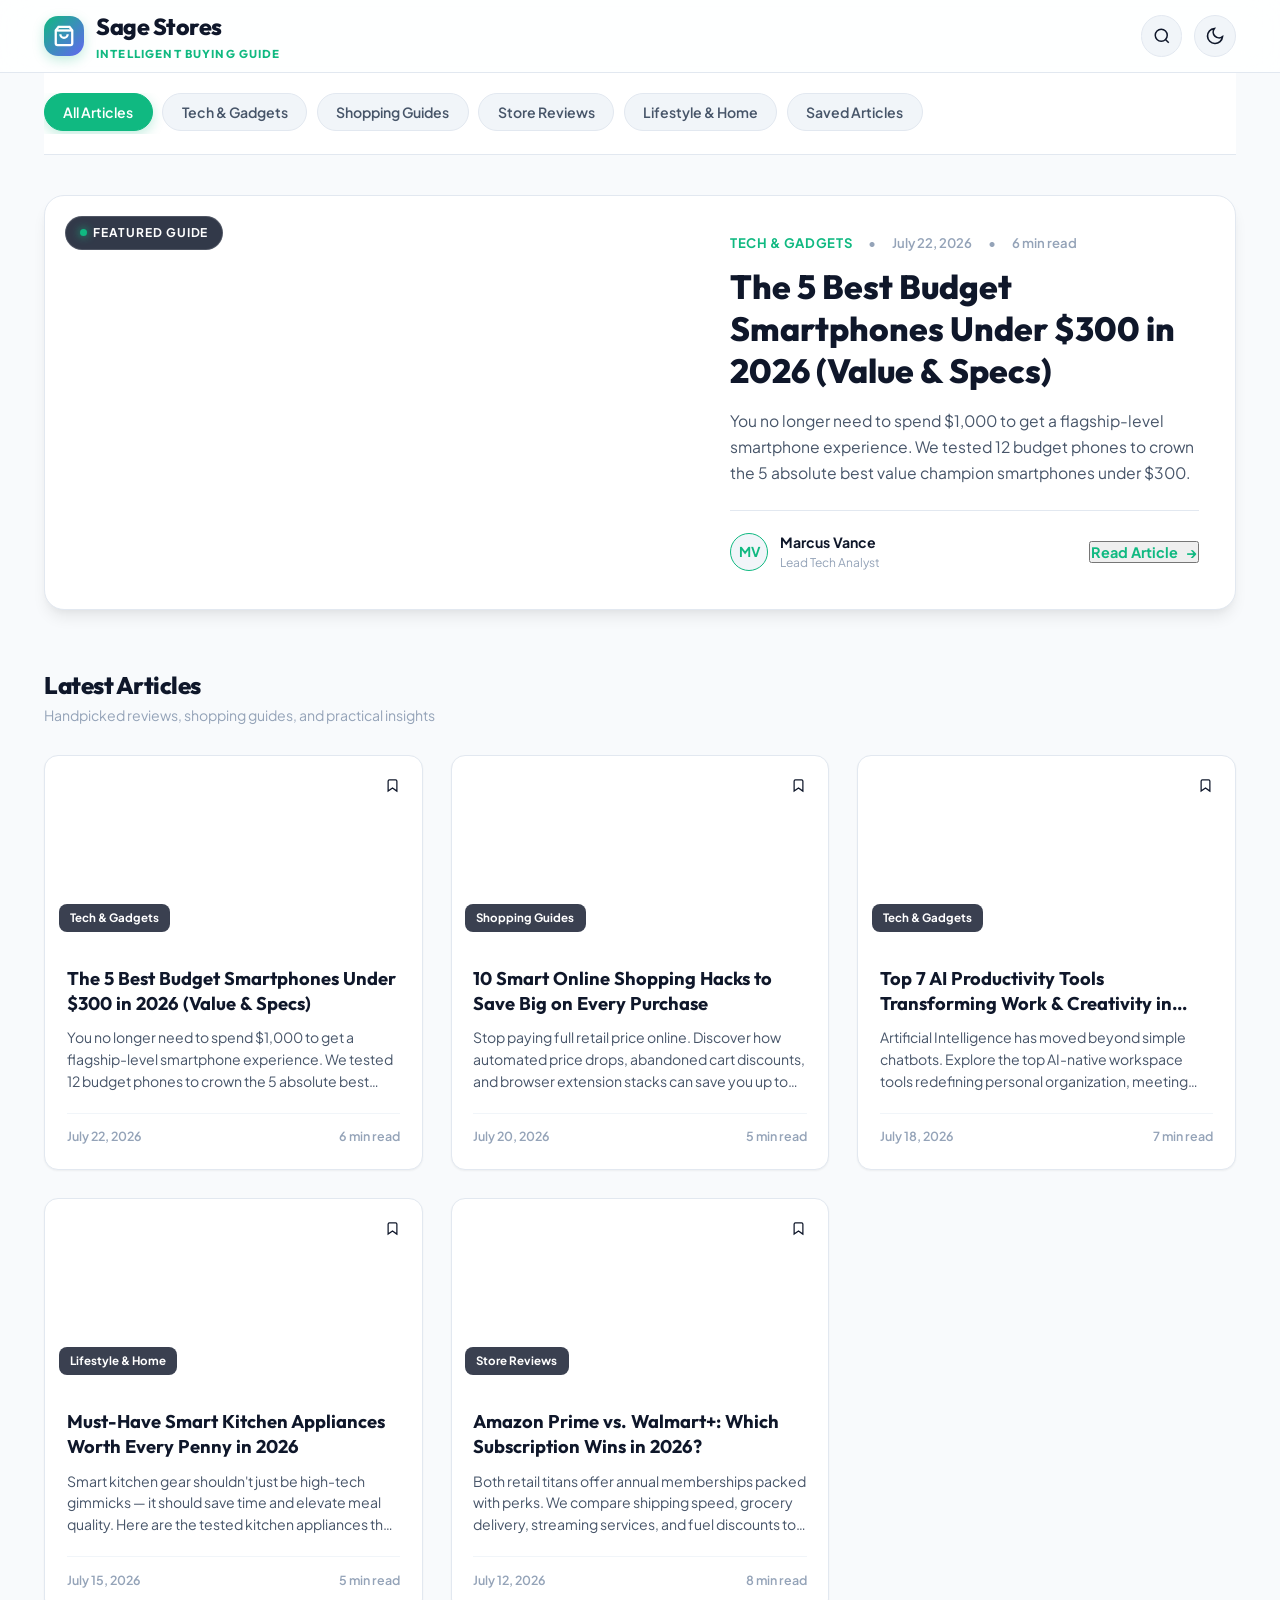
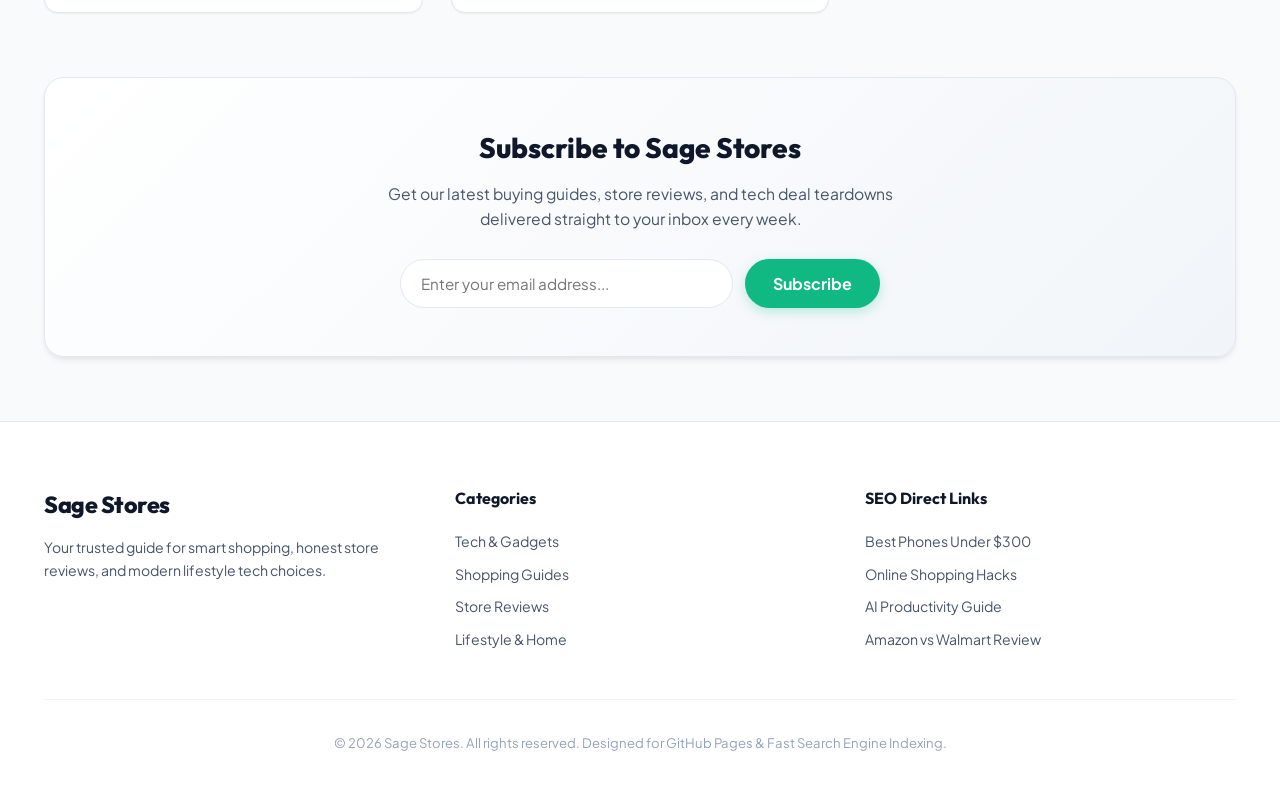
<file: index.html>
<!DOCTYPE html>
<html lang="en" data-theme="light">
<head>
  <meta charset="UTF-8" />
  <meta name="viewport" content="width=device-width, initial-scale=1.0" />
  
  <!-- Primary SEO Meta Tags -->
  <title>Sage Stores — Smart Shopping Guides, Tech Insights & Honest Store Reviews</title>
  <!-- Google tag (gtag.js) -->
<script async src="https://www.googletagmanager.com/gtag/js?id=G-WFMNCR041T"></script>
<script>
  window.dataLayer = window.dataLayer || [];
  function gtag(){dataLayer.push(arguments);}
  gtag('js', new Date());

  gtag('config', 'G-WFMNCR041T');
</script>
  <meta name="title" content="Sage Stores — Smart Shopping Guides, Tech Insights & Honest Store Reviews" />
  <meta name="description" content="Sage Stores is your premier destination for intelligent shopping advice, tech buying guides, store teardowns, and daily deal insights." />
  <meta name="keywords" content="Sage Stores, Shopping Guides, Tech Reviews, Product Comparisons, Smart Buying, E-commerce Deals, Smartphone Reviews" />
  <meta name="author" content="Sage Stores Editorial Team" />
  <meta name="robots" content="index, follow" />
  
  <!-- Open Graph / Facebook -->
  <meta property="og:type" content="website" />
  <meta property="og:url" content="https://sagestores.github.io/" />
  <meta property="og:title" content="Sage Stores — Smart Shopping Guides & Tech Insights" />
  <meta property="og:description" content="Discover honest store reviews, budget buying guides, and smart shopping hacks on Sage Stores." />
  <meta property="og:image" content="https://images.unsplash.com/photo-1511707171634-5f897ff02aa9?auto=format&fit=crop&w=1200&q=80" />

  <!-- Twitter Card -->
  <meta property="twitter:card" content="summary_large_image" />
  <meta property="twitter:url" content="https://sagestores.github.io/" />
  <meta property="twitter:title" content="Sage Stores — Smart Shopping Guides & Tech Insights" />
  <meta property="twitter:description" content="Discover honest store reviews, budget buying guides, and smart shopping hacks on Sage Stores." />
  <meta property="twitter:image" content="https://images.unsplash.com/photo-1511707171634-5f897ff02aa9?auto=format&fit=crop&w=1200&q=80" />

  <!-- Typography & Fonts -->
  <link rel="preconnect" href="https://fonts.googleapis.com" />
  <link rel="preconnect" href="https://fonts.gstatic.com" crossorigin />
  <link href="https://fonts.googleapis.com/css2?family=Outfit:wght@600;700;800&family=Plus+Jakarta+Sans:wght@400;500;600;700;800&display=swap" rel="stylesheet" />

  <!-- Main Stylesheet -->
  <link rel="stylesheet" href="./css/style.css" />

  <!-- Structured Data JSON-LD for Google Indexing -->
  <script type="application/ld+json">
  {
    "@context": "https://schema.org",
    "@type": "Blog",
    "name": "Sage Stores",
    "url": "https://sagestores.github.io/",
    "description": "Sage Stores is an online publication featuring curated shopping guides, gadget reviews, e-commerce comparisons, and lifestyle recommendations.",
    "publisher": {
      "@type": "Organization",
      "name": "Sage Stores",
      "logo": {
        "@type": "ImageObject",
        "url": "https://images.unsplash.com/photo-1511707171634-5f897ff02aa9?auto=format&fit=crop&w=600&q=80"
      }
    }
  }
  </script>
</head>
<body>

  <!-- Scroll Reading Progress Bar -->
  <div class="progress-bar-container">
    <div class="progress-bar" id="progressBar"></div>
  </div>

  <!-- Navigation Bar -->
  <header class="navbar">
    <div class="container">
      <div class="nav-wrapper">
        <a href="./" class="brand-logo" aria-label="Sage Stores Home">
          <div class="brand-icon">
            <svg width="22" height="22" viewBox="0 0 24 24" fill="none" stroke="currentColor" stroke-width="2.5">
              <path d="M6 2L3 6v14a2 2 0 002 2h14a2 2 0 002-2V6l-3-4z"/>
              <line x1="3" y1="6" x2="21" y2="6"/>
              <path d="M16 10a4 4 0 01-8 0"/>
            </svg>
          </div>
          <div>
            <span>Sage Stores</span>
            <span class="brand-tag">Intelligent Buying Guide</span>
          </div>
        </a>

        <div class="nav-controls">
          <button class="nav-btn" id="searchOpenBtn" aria-label="Search articles" title="Search Articles">
            <svg width="18" height="18" viewBox="0 0 24 24" fill="none" stroke="currentColor" stroke-width="2">
              <circle cx="11" cy="11" r="8"/>
              <path d="M21 21l-4.35-4.35"/>
            </svg>
          </button>

          <button class="nav-btn" id="themeToggleBtn" aria-label="Toggle theme" title="Switch Theme">
            <svg width="18" height="18" viewBox="0 0 24 24" fill="none" stroke="currentColor" stroke-width="2">
              <path d="M21 12.79A9 9 0 1111.21 3 7 7 0 0021 12.79z"/>
            </svg>
          </button>
        </div>
      </div>
    </div>
  </header>

  <!-- Main Content -->
  <main class="container">

    <!-- Categories Filter Bar -->
    <nav class="categories-nav" aria-label="Article categories">
      <div class="categories-list" id="categoriesList">
        <!-- Dynamic Category Chips -->
      </div>
    </nav>

    <!-- Hero Featured Section -->
    <section class="hero-section" id="featuredPostContainer">
      <!-- Dynamic Featured Post -->
    </section>

    <!-- Main Articles Grid -->
    <section>
      <div class="section-header">
        <div>
          <h2 class="section-title">Latest Articles</h2>
          <p class="section-subtitle">Handpicked reviews, shopping guides, and practical insights</p>
        </div>
      </div>

      <div class="posts-grid" id="postsGrid">
        <!-- Dynamic Articles List -->
      </div>
    </section>

    <!-- Newsletter Section -->
    <section class="newsletter-card">
      <h3>Subscribe to Sage Stores</h3>
      <p>Get our latest buying guides, store reviews, and tech deal teardowns delivered straight to your inbox every week.</p>
      <form class="newsletter-form" id="newsletterForm">
        <input type="email" class="newsletter-input" placeholder="Enter your email address..." required />
        <button type="submit" class="btn-primary">Subscribe</button>
      </form>
    </section>

  </main>

  <!-- Search Modal -->
  <div class="modal-overlay" id="searchModalOverlay">
    <div class="search-modal-box">
      <div class="search-input-wrapper">
        <svg viewBox="0 0 24 24" fill="none" stroke="currentColor" stroke-width="2">
          <circle cx="11" cy="11" r="8"/>
          <path d="M21 21l-4.35-4.35"/>
        </svg>
        <input type="text" class="search-field" id="searchModalInput" placeholder="Search by title, topic, or key terms..." />
        <button class="nav-btn" id="searchModalClose" style="width: 2.2rem; height: 2.2rem;">✕</button>
      </div>
      <div class="search-results-list" id="searchResultsList">
        <p style="text-align: center; color: var(--text-muted); padding: 1.5rem;">Start typing to search articles...</p>
      </div>
    </div>
  </div>

  <!-- Post Reader Drawer / Modal -->
  <div class="post-reader-overlay" id="postReaderOverlay">
    <div class="reader-header">
      <div class="container reader-header-inner">
        <button class="back-to-home-btn" id="readerCloseBtn">
          ← Back to Sage Stores
        </button>
        <div class="brand-logo" style="font-size: 1.1rem;">Sage Stores</div>
      </div>
    </div>
    
    <div class="reader-container">
      <article id="readerContent">
        <!-- Dynamic Full Article Content -->
      </article>
    </div>
  </div>

  <!-- Toast Notification Container -->
  <div class="toast-container" id="toastContainer"></div>

  <!-- Site Footer -->
  <footer class="site-footer">
    <div class="container">
      <div class="footer-grid">
        <div class="footer-brand">
          <div class="brand-logo">Sage Stores</div>
          <p>Your trusted guide for smart shopping, honest store reviews, and modern lifestyle tech choices.</p>
        </div>

        <div class="footer-col">
          <h4>Categories</h4>
          <ul class="footer-links">
            <li><a href="./#tech">Tech & Gadgets</a></li>
            <li><a href="./#shopping">Shopping Guides</a></li>
            <li><a href="./#stores">Store Reviews</a></li>
            <li><a href="./#lifestyle">Lifestyle & Home</a></li>
          </ul>
        </div>

        <div class="footer-col">
          <h4>SEO Direct Links</h4>
          <ul class="footer-links">
            <li><a href="./posts/best-smartphones-under-300-2026.html">Best Phones Under $300</a></li>
            <li><a href="./posts/essential-online-shopping-hacks.html">Online Shopping Hacks</a></li>
            <li><a href="./posts/ai-productivity-tools-guide.html">AI Productivity Guide</a></li>
            <li><a href="./posts/amazon-vs-walmart-deal-comparison.html">Amazon vs Walmart Review</a></li>
          </ul>
        </div>
      </div>

      <div class="footer-bottom">
        <p>&copy; 2026 Sage Stores. All rights reserved. Designed for GitHub Pages & Fast Search Engine Indexing.</p>
      </div>
    </div>
  </footer>

  <!-- Scripts -->
  <script src="./js/posts-data.js"></script>
  <script src="./js/app.js"></script>
</body>
</html>
</file>
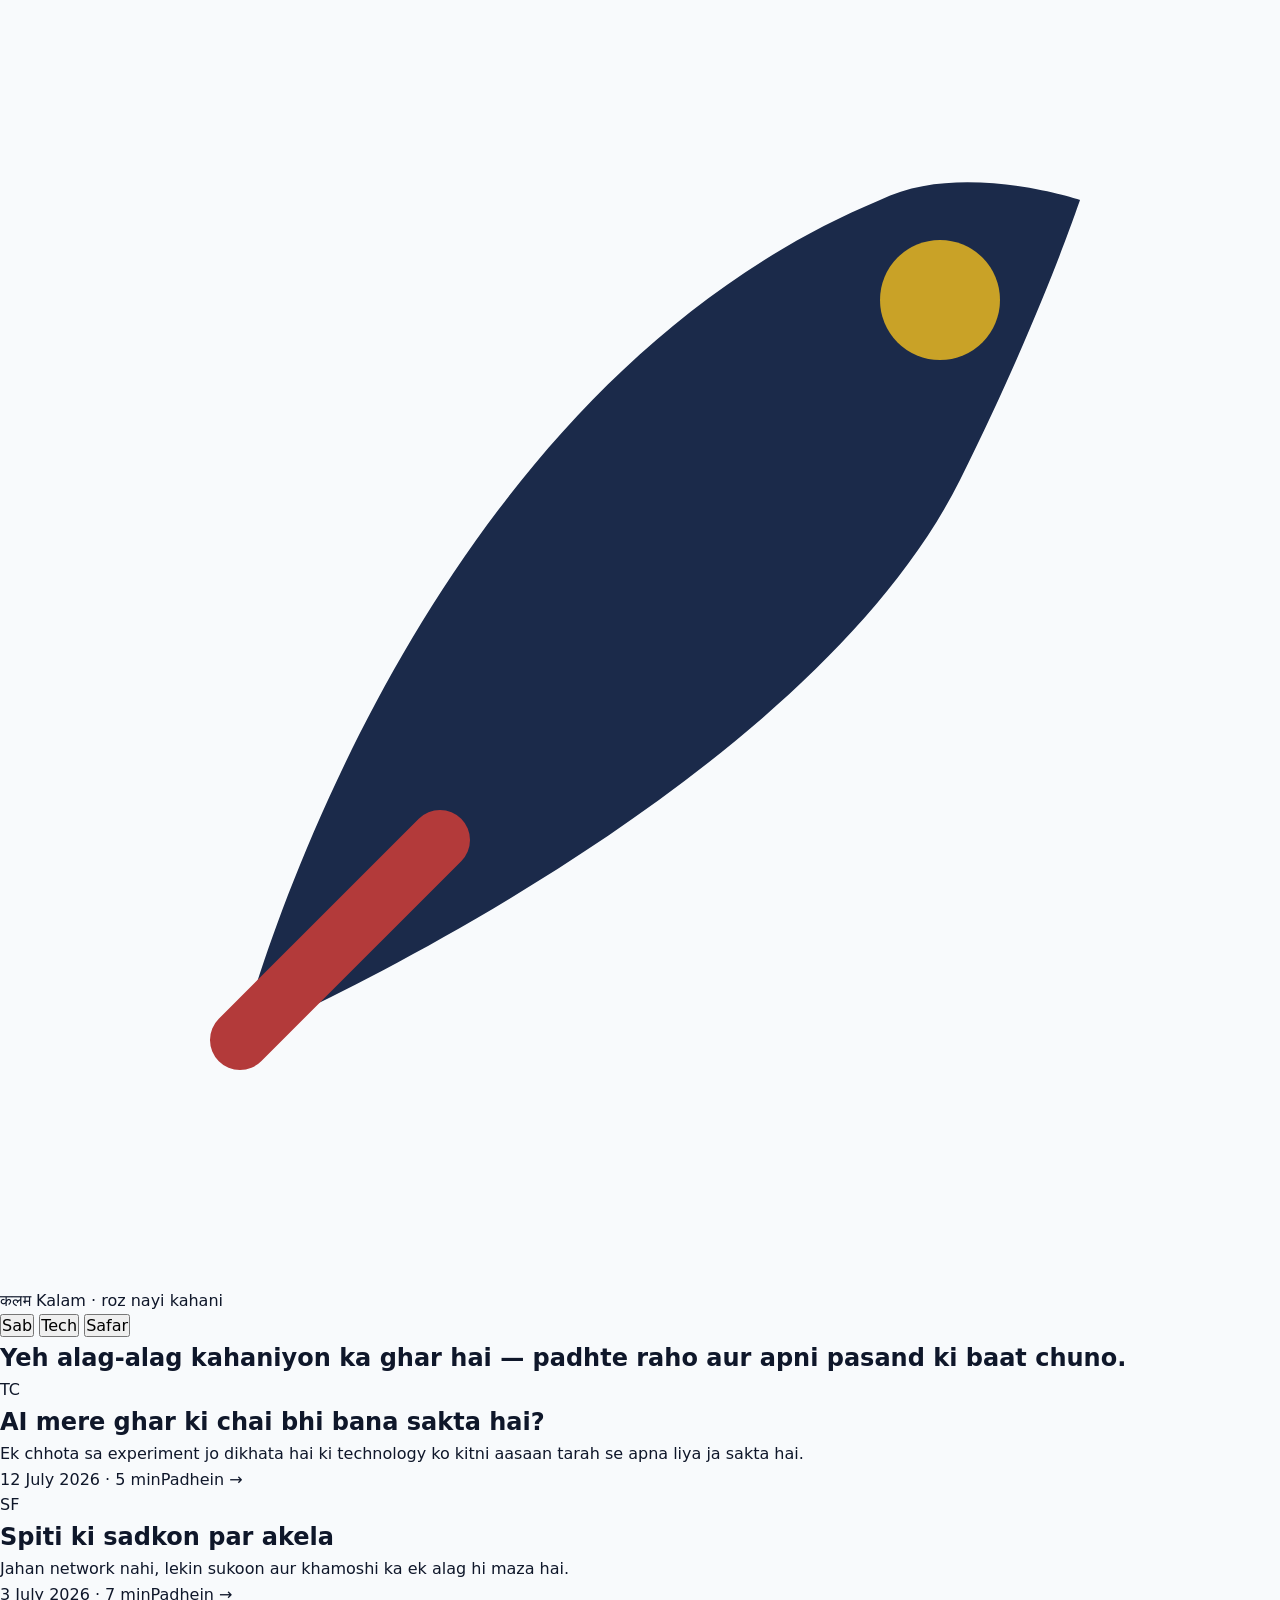
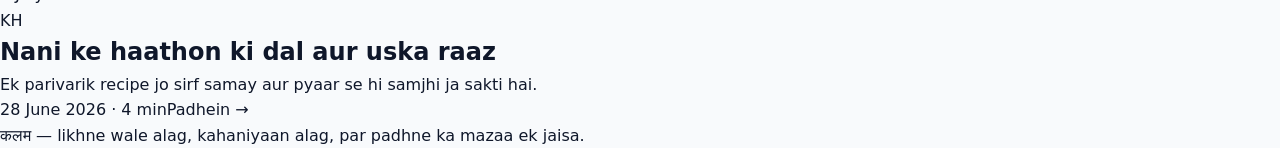
<file: blogs/index.html>
<!DOCTYPE html>
<html lang='hi'>
<head>
  <meta charset='UTF-8'>
  <meta name='viewport' content='width=device-width, initial-scale=1.0'>
  <title>कलम — Blogs</title>
  <link rel='preconnect' href='https://fonts.googleapis.com'>
  <link href='https://fonts.googleapis.com/css2?family=Fraunces:wght@600;700&family=Literata:wght@400;500;600&family=IBM+Plex+Sans:wght@400;500;600&display=swap' rel='stylesheet'>
  <link rel='stylesheet' href='../css/style.css'>
</head>
<body>
  <div class='wrap'>
    <header class='site'>
      <div class='logo'>
        <svg viewBox='0 0 64 64' fill='none' xmlns='http://www.w3.org/2000/svg'>
          <path d='M12 52C12 52 20 20 44 10C48 8 54 10 54 10C54 10 52 16 48 24C40 40 12 52 12 52Z' fill='#1B2A4A'/>
          <path d='M12 52L22 42' stroke='#B33A3A' stroke-width='3' stroke-linecap='round'/>
          <circle cx='47' cy='15' r='3' fill='#C9A227'/>
        </svg>
        <div>
          <span class='word'>कलम</span>
          <span class='tag'>Kalam · roz nayi kahani</span>
        </div>
      </div>
      <nav class='filters'>
        <button class='chip active'>Sab</button>
        <button class='chip'>Tech</button>
        <button class='chip'>Safar</button>
      </nav>
    </header>

    <section id='listView'>
      <h1 class='intro'>Yeh alag-alag kahaniyon ka ghar hai — padhte raho aur apni pasand ki baat chuno.</h1>
      <div class='grid'>
        <article class='card'>
          <div class='seal' style='background:var(--cat-tech); color:var(--cat-tech)'>TC</div>
          <h2>AI mere ghar ki chai bhi bana sakta hai?</h2>
          <p class='excerpt'>Ek chhota sa experiment jo dikhata hai ki technology ko kitni aasaan tarah se apna liya ja sakta hai.</p>
          <div class='meta'><span>12 July 2026 · 5 min</span><span class='readmore'>Padhein →</span></div>
        </article>
        <article class='card'>
          <div class='seal' style='background:var(--cat-travel); color:var(--cat-travel)'>SF</div>
          <h2>Spiti ki sadkon par akela</h2>
          <p class='excerpt'>Jahan network nahi, lekin sukoon aur khamoshi ka ek alag hi maza hai.</p>
          <div class='meta'><span>3 July 2026 · 7 min</span><span class='readmore'>Padhein →</span></div>
        </article>
        <article class='card'>
          <div class='seal' style='background:var(--cat-food); color:var(--cat-food)'>KH</div>
          <h2>Nani ke haathon ki dal aur uska raaz</h2>
          <p class='excerpt'>Ek parivarik recipe jo sirf samay aur pyaar se hi samjhi ja sakti hai.</p>
          <div class='meta'><span>28 June 2026 · 4 min</span><span class='readmore'>Padhein →</span></div>
        </article>
      </div>
    </section>

    <footer class='site'>कलम — likhne wale alag, kahaniyaan alag, par padhne ka mazaa ek jaisa.</footer>
  </div>
</body>
</html>
</file>
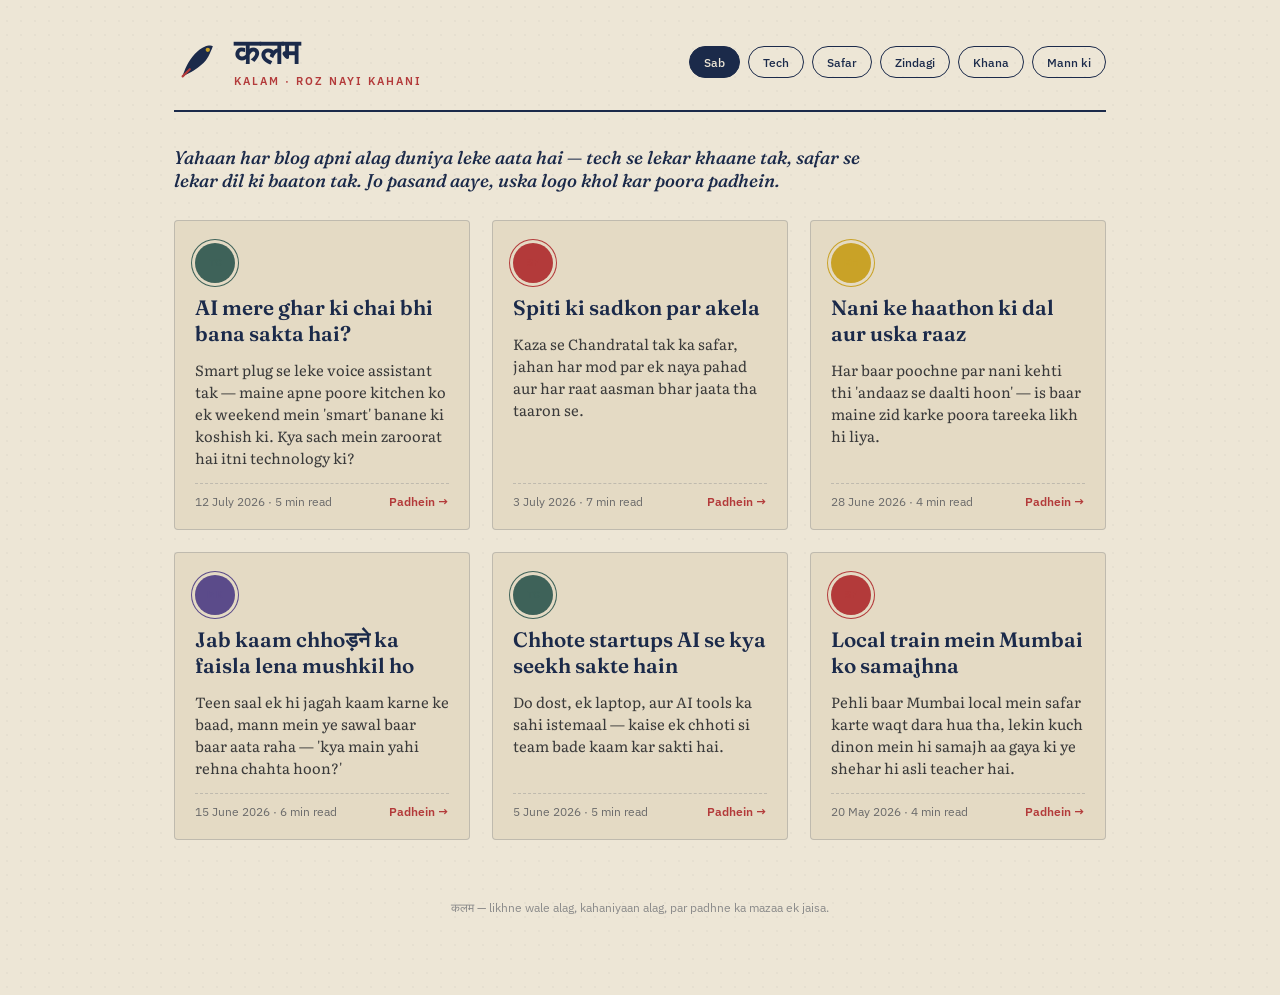
<file: blog-old.html>
<!DOCTYPE html>
<html lang="hi">
<head>
<meta charset="UTF-8">
<meta name="viewport" content="width=device-width, initial-scale=1.0">
<title>कलम — Blogs jo alag alag kahaniyaan sunaate hain</title>
<link rel="preconnect" href="https://fonts.googleapis.com">
<link href="https://fonts.googleapis.com/css2?family=Fraunces:ital,opsz,wght@0,9..144,400;0,9..144,600;0,9..144,700;1,9..144,500&family=Literata:ital,opsz,wght@0,16..30,400;0,16..30,500;1,16..30,400&family=IBM+Plex+Sans:wght@400;500;600&display=swap" rel="stylesheet">
<style>
  :root{
    --ink:#1B2A4A;
    --paper:#EDE6D6;
    --paper-2:#E4DAC4;
    --seal:#B33A3A;
    --gold:#C9A227;
    --charcoal:#2B2B2B;
    --line: rgba(27,42,74,0.18);

    --cat-tech:#3E6259;
    --cat-travel:#B33A3A;
    --cat-life:#8B5E34;
    --cat-food:#C9A227;
    --cat-mann:#5B4B8A;
  }

  *{box-sizing:border-box;}
  html,body{margin:0;padding:0;}
  body{
    background:var(--paper);
    background-image:
      radial-gradient(rgba(27,42,74,0.035) 1px, transparent 1px);
    background-size: 14px 14px;
    color:var(--charcoal);
    font-family:'Literata', serif;
    min-height:100vh;
  }

  ::selection{ background: var(--gold); color:var(--ink); }

  a{ color:inherit; }

  .wrap{
    max-width:980px;
    margin:0 auto;
    padding: 36px 24px 80px;
  }

  /* ---------- Header / Logo ---------- */
  header.site{
    display:flex;
    align-items:center;
    justify-content:space-between;
    padding-bottom:22px;
    border-bottom: 2px solid var(--ink);
    margin-bottom: 34px;
    flex-wrap:wrap;
    gap:16px;
  }

  .logo{
    display:flex;
    align-items:center;
    gap:14px;
    cursor:pointer;
    user-select:none;
  }
  .logo svg{ width:46px; height:46px; flex-shrink:0; }
  .logo .word{
    font-family:'Fraunces', serif;
    font-weight:700;
    font-size:2.1rem;
    color:var(--ink);
    letter-spacing:0.5px;
    line-height:1;
  }
  .logo .tag{
    display:block;
    font-family:'IBM Plex Sans', sans-serif;
    font-size:0.68rem;
    letter-spacing:2px;
    text-transform:uppercase;
    color:var(--seal);
    margin-top:4px;
    font-weight:600;
  }

  nav.filters{
    display:flex;
    gap:8px;
    flex-wrap:wrap;
  }
  .chip{
    font-family:'IBM Plex Sans', sans-serif;
    font-size:0.78rem;
    font-weight:500;
    padding:7px 14px;
    border-radius:999px;
    border:1.5px solid var(--ink);
    background:transparent;
    color:var(--ink);
    cursor:pointer;
    transition: all .18s ease;
  }
  .chip:hover{ background: rgba(27,42,74,0.08); }
  .chip.active{ background:var(--ink); color:var(--paper); }

  /* ---------- Blog grid (list view) ---------- */
  #listView h1.intro{
    font-family:'Fraunces', serif;
    font-size:1.15rem;
    font-weight:500;
    font-style:italic;
    color:var(--ink);
    margin: 0 0 28px;
    max-width: 60ch;
  }

  .grid{
    display:grid;
    grid-template-columns: repeat(auto-fill, minmax(260px, 1fr));
    gap:22px;
  }

  .card{
    background: var(--paper-2);
    border:1px solid var(--line);
    border-radius: 4px;
    padding:22px 20px 20px;
    position:relative;
    cursor:pointer;
    transition: transform .2s ease, box-shadow .2s ease;
    display:flex;
    flex-direction:column;
    gap:12px;
  }
  .card:hover{
    transform: translateY(-4px);
    box-shadow: 6px 6px 0 var(--ink);
  }
  .card:focus-visible{
    outline: 3px solid var(--seal);
    outline-offset:2px;
  }

  .seal{
    width:40px; height:40px;
    border-radius:50%;
    display:flex; align-items:center; justify-content:center;
    font-family:'IBM Plex Sans', sans-serif;
    font-size:0.62rem;
    font-weight:600;
    color:#fff;
    letter-spacing:0.5px;
    text-transform:uppercase;
    text-align:center;
    box-shadow: 0 0 0 3px var(--paper-2), 0 0 0 4px currentColor;
    flex-shrink:0;
  }

  .card h2{
    font-family:'Fraunces', serif;
    font-size:1.3rem;
    font-weight:600;
    margin:0;
    color:var(--ink);
    line-height:1.25;
  }
  .card p.excerpt{
    font-size:0.92rem;
    line-height:1.5;
    color:#3a3a3a;
    margin:0;
    flex-grow:1;
  }
  .card .meta{
    display:flex;
    justify-content:space-between;
    align-items:center;
    font-family:'IBM Plex Sans', sans-serif;
    font-size:0.72rem;
    color:#6b6b6b;
    border-top: 1px dashed var(--line);
    padding-top:10px;
    margin-top:2px;
  }
  .card .readmore{
    font-weight:600;
    color:var(--seal);
  }

  /* ---------- Reading view ---------- */
  #readView{ display:none; }
  .back-btn{
    font-family:'IBM Plex Sans', sans-serif;
    font-size:0.85rem;
    font-weight:600;
    background:none;
    border:none;
    color:var(--ink);
    cursor:pointer;
    display:inline-flex;
    align-items:center;
    gap:6px;
    margin-bottom: 26px;
    padding:0;
  }
  .back-btn:hover{ color:var(--seal); }

  article.post{
    background: var(--paper-2);
    border:1px solid var(--line);
    border-radius:4px;
    padding: 40px clamp(20px, 6vw, 64px);
  }

  .post .cat-row{
    display:flex;
    align-items:center;
    gap:12px;
    margin-bottom:18px;
  }
  .post .cat-row .seal{ width:34px; height:34px; font-size:0.55rem; }
  .post .cat-label{
    font-family:'IBM Plex Sans', sans-serif;
    font-size:0.78rem;
    font-weight:600;
    letter-spacing:1px;
    text-transform:uppercase;
  }

  .post h1{
    font-family:'Fraunces', serif;
    font-size: clamp(1.8rem, 4vw, 2.6rem);
    font-weight:700;
    color:var(--ink);
    line-height:1.15;
    margin: 0 0 10px;
  }
  .post .sub{
    font-style:italic;
    color:#555;
    font-size:1.05rem;
    margin:0 0 18px;
  }
  .post .meta{
    font-family:'IBM Plex Sans', sans-serif;
    font-size:0.78rem;
    color:#6b6b6b;
    border-bottom:2px solid var(--ink);
    padding-bottom:20px;
    margin-bottom:28px;
  }
  .post .body p{
    font-size:1.05rem;
    line-height:1.85;
    margin: 0 0 20px;
    color:#2b2b2b;
  }
  .post .body p:first-of-type::first-letter{
    font-family:'Fraunces', serif;
    font-size:3.4rem;
    font-weight:700;
    float:left;
    line-height:0.8;
    padding: 6px 8px 0 0;
    color:var(--ink);
  }

  footer.site{
    text-align:center;
    margin-top:60px;
    font-family:'IBM Plex Sans', sans-serif;
    font-size:0.75rem;
    color:#8a8a8a;
  }

  @media (max-width:520px){
    header.site{ flex-direction:column; align-items:flex-start; }
    article.post{ padding: 28px 18px; }
  }
</style>
</head>
<body>
<div class="wrap">

  <header class="site">
    <div class="logo" id="logoBtn" tabindex="0" role="button" aria-label="Home par jaayein">
      <svg viewBox="0 0 64 64" fill="none" xmlns="http://www.w3.org/2000/svg">
        <path d="M12 52C12 52 20 20 44 10C48 8 54 10 54 10C54 10 52 16 48 24C40 40 12 52 12 52Z" fill="#1B2A4A"/>
        <path d="M12 52L22 42" stroke="#B33A3A" stroke-width="3" stroke-linecap="round"/>
        <circle cx="47" cy="15" r="3" fill="#C9A227"/>
      </svg>
      <div>
        <span class="word">कलम</span>
        <span class="tag">Kalam · roz nayi kahani</span>
      </div>
    </div>
    <nav class="filters" id="filterNav"></nav>
  </header>

  <!-- LIST VIEW -->
  <section id="listView">
    <h1 class="intro">Yahaan har blog apni alag duniya leke aata hai — tech se lekar khaane tak, safar se lekar dil ki baaton tak. Jo pasand aaye, uska logo khol kar poora padhein.</h1>
    <div class="grid" id="grid"></div>
  </section>

  <!-- READ VIEW -->
  <section id="readView">
    <button class="back-btn" onclick="showList()">
      <svg width="16" height="16" viewBox="0 0 24 24" fill="none"><path d="M15 18L9 12L15 6" stroke="currentColor" stroke-width="2.2" stroke-linecap="round" stroke-linejoin="round"/></svg>
      Saare blogs par wapas
    </button>
    <article class="post" id="postContent"></article>
  </section>

  <footer class="site">कलम — likhne wale alag, kahaniyaan alag, par padhne ka mazaa ek jaisa.</footer>
</div>

<script>
const CATS = {
  tech:   { label:"Tech",   color:"var(--cat-tech)",   abbr:"TC" },
  travel: { label:"Safar",  color:"var(--cat-travel)", abbr:"SF" },
  life:   { label:"Zindagi",color:"var(--cat-life)",   abbr:"ZG" },
  food:   { label:"Khana",  color:"var(--cat-food)",   abbr:"KH" },
  mann:   { label:"Mann ki",color:"var(--cat-mann)",   abbr:"MK" },
};

const posts = [
  {
    id:1, cat:"tech",
    title:"AI mere ghar ki chai bhi bana sakta hai?",
    sub:"Automation ke zamane mein chhoti chhoti cheezein badal rahi hain",
    excerpt:"Smart plug se leke voice assistant tak — maine apne poore kitchen ko ek weekend mein 'smart' banane ki koshish ki. Kya sach mein zaroorat hai itni technology ki?",
    date:"12 July 2026", read:"5 min",
    body:[
      "Pichle weekend maine socha ki apne ghar ko thoda 'smart' banaya jaaye. Ek smart plug, ek voice assistant, aur bahut saari umeedein leke maine shuru kiya.",
      "Pehla din to sirf setup karne mein hi nikal gaya. Wifi se connect karna, app download karna, phir permissions dena — jitna simple lagta hai utna hai nahi.",
      "Lekin jab teesre din maine sirf bol kar apni chai ka paani garam karwaya, tab samajh aaya ki ye chhoti si suvidha kitni badi baat hai. Technology zaroorat se zyada complex nahi honi chahiye — bas thoda useful honi chahiye.",
      "Ab main soch raha hoon ki agla kaunsa kaam AI ko de doon. Shayad kapde tehene ka kaam bhi kisi din ho hi jayega."
    ]
  },
  {
    id:2, cat:"travel",
    title:"Spiti ki sadkon par akela",
    sub:"Jahan network nahi lekin sukoon bharpoor hai",
    excerpt:"Kaza se Chandratal tak ka safar, jahan har mod par ek naya pahad aur har raat aasman bhar jaata tha taaron se.",
    date:"3 July 2026", read:"7 min",
    body:[
      "Manali se nikalte waqt mausam saaf tha, lekin Kunzum Pass tak pahunchte pahunchte baadal neeche aa chuke the. Sadak sirf kankad-patthar ki thi, aur us par akele gaadi chalana ek alag hi anubhav tha.",
      "Kaza mein raat ruka, wahan ke ek chhoti dukaan wale ne bataya ki sardiyon mein poora gaon bahar chala jaata hai, kyunki barfbaari mein raste band ho jaate hain.",
      "Chandratal ke paas jab tent laga, tab pehli baar itna saaf aasman dekha ki lagaa jaise taare haath se chhoo sakta hoon. Network wahan bilkul nahi tha, aur shayad wahi is jagah ki sabse badi khoobsurati thi.",
      "Wapas aakar sabse pehle jo baat samajh aayi — kabhi kabhi disconnect hona hi asli connect hona hota hai."
    ]
  },
  {
    id:3, cat:"food",
    title:"Nani ke haathon ki dal aur uska raaz",
    sub:"Ek recipe jo kabhi kitaab mein nahi likhi gayi",
    excerpt:"Har baar poochne par nani kehti thi 'andaaz se daalti hoon' — is baar maine zid karke poora tareeka likh hi liya.",
    date:"28 June 2026", read:"4 min",
    body:[
      "Bachpan se sunta aaya hoon ki nani ki dal ka swaad kisi restaurant mein nahi milta. Jab bhi poochta 'kitna namak daala', jawab hota tha 'bas andaaz se'.",
      "Is baar maine tay kiya ki poori vidhi note karke rahunga. Pata chala ki raaz namak mein nahi, balki dhime aanch par ghante bhar pakaane mein tha.",
      "Dal ko jab tadka lagta hai, tab wo ek chutki hing zaroor daalti hain — ye cheez kisi recipe website par nahi milegi.",
      "Ab jab bhi dal banata hoon, wahi purani khushbu yaad dila deti hai ki kuch cheezein time aur dhyan maangti hain, shortcut nahi."
    ]
  },
  {
    id:4, cat:"mann",
    title:"Jab kaam chhoड़ने ka faisla lena mushkil ho",
    sub:"Comfort aur growth ke beech ka pul",
    excerpt:"Teen saal ek hi jagah kaam karne ke baad, mann mein ye sawal baar baar aata raha — 'kya main yahi rehna chahta hoon?'",
    date:"15 June 2026", read:"6 min",
    body:[
      "Kabhi kabhi sabse mushkil faisla wo hota hai jo kisi bade sankat se nahi, balki ek chhoti si bechaini se shuru hota hai. Mera aisa hi ek daur chal raha tha.",
      "Kaam theek tha, log achhe the, salary bhi thik-thaak — phir bhi andar kahin ek awaaz keh rahi thi ki kuch adhoora reh gaya hai.",
      "Maine kai logon se baat ki, kai raat neend nahi aayi, aur aakhir mein samjha ki safety aur satisfaction dono alag cheezein hain. Dono zaroori hain, lekin dono ek saath milna zaroori nahi.",
      "Faisla abhi bhi poora nahi hua hai, lekin kam se kam ab sawal saaf hai — aur shayad wahi sabse bada kadam hota hai."
    ]
  },
  {
    id:5, cat:"tech",
    title:"Chhote startups AI se kya seekh sakte hain",
    sub:"Bina bade budget ke bhi smart kaam kaise ho",
    excerpt:"Do dost, ek laptop, aur AI tools ka sahi istemaal — kaise ek chhoti si team bade kaam kar sakti hai.",
    date:"5 June 2026", read:"5 min",
    body:[
      "Jab hamne apna chhota sa startup shuru kiya, tab budget itna nahi tha ki alag alag kaam ke liye log rakh sakein. Design, content, customer support — sab kuch do logon ko hi sambhalna tha.",
      "Yahin par AI tools ne kaafi madad ki — chhote drafts likhna, code ke bugs dhoondhna, ya customer ke sawaalon ke jawab taiyar karna, sab tez ho gaya.",
      "Lekin ek baat samajh aayi — AI sirf tool hai, faisla hamesha insaan ko hi lena padta hai. Jaldi kaam hua, lekin soch-samajh kar kaam karna abhi bhi zaroori tha.",
      "Aaj hamari team badi ho chuki hai, lekin wahi shuruaati aadat — smart tareeke se kaam karna — abhi bhi kaayam hai."
    ]
  },
  {
    id:6, cat:"travel",
    title:"Local train mein Mumbai ko samajhna",
    sub:"Bheed mein bhi ek tarteeb chhupi hoti hai",
    excerpt:"Pehli baar Mumbai local mein safar karte waqt dara hua tha, lekin kuch dinon mein hi samajh aa gaya ki ye shehar hi asli teacher hai.",
    date:"20 May 2026", read:"4 min",
    body:[
      "Naya-naya Mumbai aaya tha jab pehli baar local train mein chadha. Bheed dekh kar laga ki shayad chadhna hi mushkil hoga.",
      "Lekin kuch hafton mein hi samajh aa gaya ki is bheed mein bhi ek chhupi hui tarteeb hai — log jaante hain kahan khada hona hai, kab utarna hai, kaise jagah banani hai.",
      "Sabse zyada jo baat pasand aayi wo thi log — kisi ajnabi se bhi baat kar lena, kisi ko seat de dena, ya raaste mein hi kisi ka haal-chaal pooch lena.",
      "Ab jab bhi platform par khada hota hoon, laga hai ki ye shehar sikhata hai ki bheed mein bhi apna raasta kaise dhoondha jaaye."
    ]
  }
];

const grid = document.getElementById('grid');
const filterNav = document.getElementById('filterNav');
let activeFilter = 'all';

function renderFilters(){
  const cats = ['all', ...Object.keys(CATS)];
  filterNav.innerHTML = cats.map(c => {
    const label = c === 'all' ? 'Sab' : CATS[c].label;
    return `<button class="chip ${c===activeFilter?'active':''}" data-cat="${c}">${label}</button>`;
  }).join('');
  filterNav.querySelectorAll('.chip').forEach(btn=>{
    btn.addEventListener('click', ()=>{
      activeFilter = btn.dataset.cat;
      renderFilters();
      renderGrid();
    });
  });
}

function renderGrid(){
  const list = activeFilter === 'all' ? posts : posts.filter(p=>p.cat===activeFilter);
  grid.innerHTML = list.map(p=>{
    const c = CATS[p.cat];
    return `
    <div class="card" tabindex="0" role="button" data-id="${p.id}" style="--card-accent:${c.color}">
      <div class="seal" style="background:${c.color}; color:${c.color}">${c.abbr}</div>
      <h2>${p.title}</h2>
      <p class="excerpt">${p.excerpt}</p>
      <div class="meta">
        <span>${p.date} · ${p.read} read</span>
        <span class="readmore">Padhein →</span>
      </div>
    </div>`;
  }).join('');

  grid.querySelectorAll('.card').forEach(card=>{
    card.addEventListener('click', ()=> openPost(parseInt(card.dataset.id)));
    card.addEventListener('keypress', (e)=>{ if(e.key==='Enter') openPost(parseInt(card.dataset.id)); });
  });
}

function openPost(id){
  const p = posts.find(x=>x.id===id);
  if(!p) return;
  const c = CATS[p.cat];
  const postContent = document.getElementById('postContent');
  postContent.innerHTML = `
    <div class="cat-row">
      <div class="seal" style="background:${c.color}; color:${c.color}">${c.abbr}</div>
      <span class="cat-label" style="color:${c.color}">${c.label}</span>
    </div>
    <h1>${p.title}</h1>
    <p class="sub">${p.sub}</p>
    <div class="meta">${p.date} · ${p.read} read</div>
    <div class="body">
      ${p.body.map(para=>`<p>${para}</p>`).join('')}
    </div>
  `;
  document.getElementById('listView').style.display = 'none';
  document.getElementById('readView').style.display = 'block';
  window.scrollTo({top:0, behavior:'smooth'});
}

function showList(){
  document.getElementById('readView').style.display = 'none';
  document.getElementById('listView').style.display = 'block';
  window.scrollTo({top:0, behavior:'smooth'});
}

document.getElementById('logoBtn').addEventListener('click', showList);
document.getElementById('logoBtn').addEventListener('keypress', (e)=>{ if(e.key==='Enter') showList(); });

renderFilters();
renderGrid();
</script>
</body>
</html>
</file>
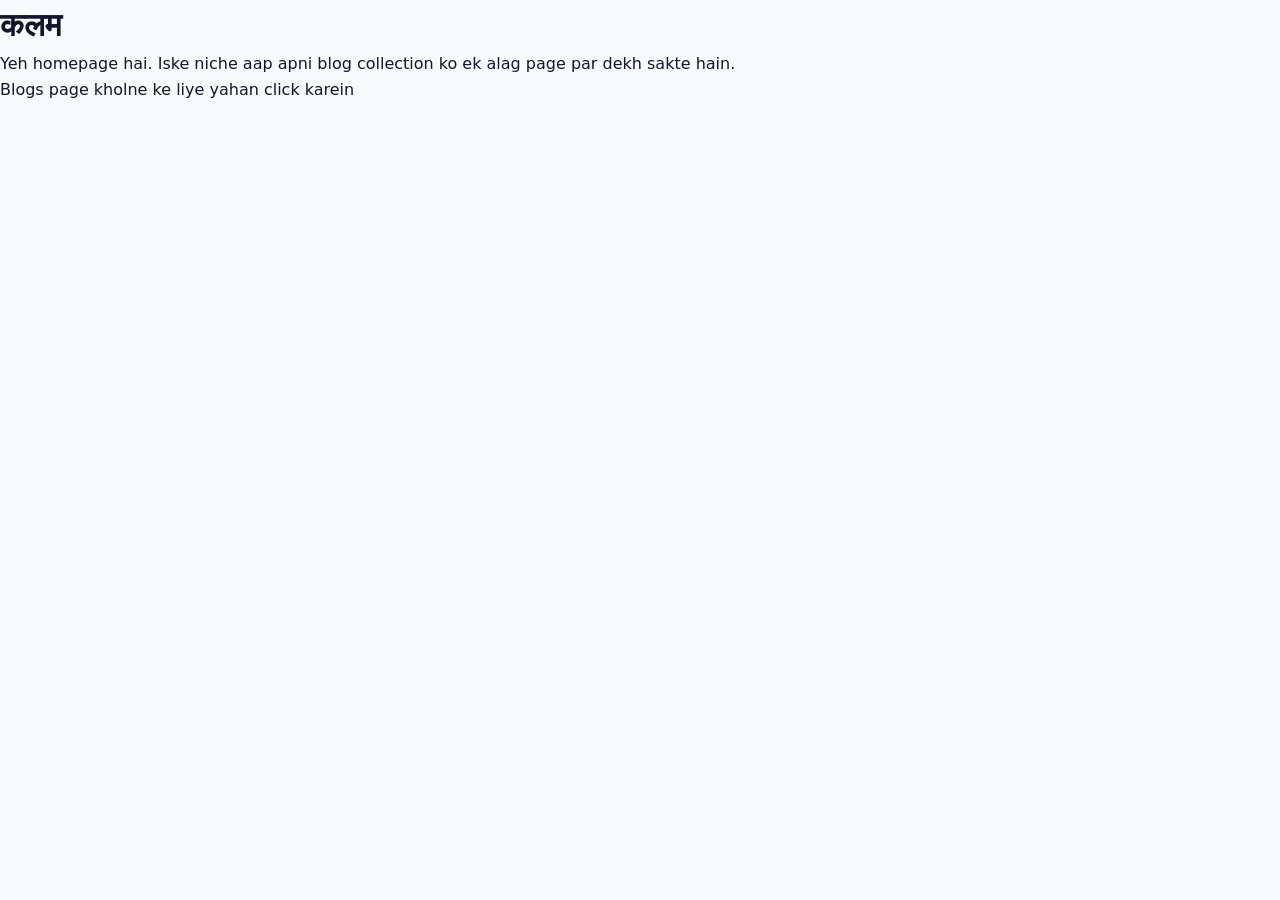
<file: blog.html>
<!DOCTYPE html>
<html lang='hi'>
<head>
  <meta charset='UTF-8'>
  <meta name='viewport' content='width=device-width, initial-scale=1.0'>
  <title>कलम — Home</title>
  <link rel='stylesheet' href='./css/style.css'>
</head>
<body class='home-page'>
  <main class='home-main'>
    <h1 class='home-title'>कलम</h1>
    <p>Yeh homepage hai. Iske niche aap apni blog collection ko ek alag page par dekh sakte hain.</p>
    <p><a class='home-link' href='./blogs/'>Blogs page kholne ke liye yahan click karein</a></p>
  </main>
</body>
</html>
</file>
<file: css/style.css>
/* ==========================================================================
   Sage Stores — Official CSS Design System
   Modern, Premium, SEO-Focused Blog Theme (Dark & Light Mode Supported)
   ========================================================================== */

:root {
  /* Color Palette - Light Mode */
  --bg-primary: #F8FAFC;
  --bg-surface: #FFFFFF;
  --bg-surface-elevated: #F1F5F9;
  --bg-glass: rgba(255, 255, 255, 0.85);
  
  --border-color: #E2E8F0;
  --border-subtle: #F1F5F9;
  
  --text-primary: #0F172A;
  --text-secondary: #475569;
  --text-muted: #94A3B8;
  
  --brand-primary: #10B981; /* Sage Emerald */
  --brand-primary-hover: #059669;
  --brand-light: #ECFDF5;
  --brand-glow: rgba(16, 185, 129, 0.25);
  
  --accent-amber: #F59E0B;
  --accent-indigo: #6366F1;
  --accent-rose: #F43F5E;
  --accent-cyan: #06B6D4;
  
  --shadow-sm: 0 1px 2px 0 rgba(0, 0, 0, 0.05);
  --shadow-md: 0 4px 6px -1px rgba(0, 0, 0, 0.07), 0 2px 4px -1px rgba(0, 0, 0, 0.04);
  --shadow-lg: 0 10px 15px -3px rgba(0, 0, 0, 0.08), 0 4px 6px -2px rgba(0, 0, 0, 0.03);
  --shadow-xl: 0 20px 25px -5px rgba(0, 0, 0, 0.1), 0 10px 10px -5px rgba(0, 0, 0, 0.04);
  
  --radius-sm: 8px;
  --radius-md: 14px;
  --radius-lg: 20px;
  --radius-full: 9999px;
  
  --font-main: 'Plus Jakarta Sans', system-ui, -apple-system, BlinkMacSystemFont, 'Segoe UI', Roboto, sans-serif;
  --font-heading: 'Outfit', var(--font-main);
  
  --transition-fast: 0.15s cubic-bezier(0.4, 0, 0.2, 1);
  --transition-normal: 0.25s cubic-bezier(0.4, 0, 0.2, 1);
}

/* Dark Mode Overrides */
[data-theme="dark"] {
  --bg-primary: #0B0F17;
  --bg-surface: #151C28;
  --bg-surface-elevated: #1E293B;
  --bg-glass: rgba(21, 28, 40, 0.88);
  
  --border-color: #243044;
  --border-subtle: #1E293B;
  
  --text-primary: #F8FAFC;
  --text-secondary: #94A3B8;
  --text-muted: #64748B;
  
  --brand-light: rgba(16, 185, 129, 0.12);
  
  --shadow-sm: 0 1px 2px 0 rgba(0, 0, 0, 0.4);
  --shadow-md: 0 4px 6px -1px rgba(0, 0, 0, 0.5);
  --shadow-lg: 0 10px 25px -5px rgba(0, 0, 0, 0.6);
  --shadow-xl: 0 25px 35px -5px rgba(0, 0, 0, 0.7);
}

/* Global Reset */
*, *::before, *::after {
  box-sizing: border-box;
  margin: 0;
  padding: 0;
}

html {
  scroll-behavior: smooth;
  font-size: 16px;
}

body {
  background-color: var(--bg-primary);
  color: var(--text-primary);
  font-family: var(--font-main);
  line-height: 1.6;
  -webkit-font-smoothing: antialiased;
  -moz-osx-font-smoothing: grayscale;
  transition: background-color var(--transition-normal), color var(--transition-normal);
  min-height: 100vh;
  display: flex;
  flex-direction: column;
}

a {
  color: inherit;
  text-decoration: none;
}

img {
  max-width: 100%;
  height: auto;
  display: block;
}

button, input {
  font-family: inherit;
  font-size: inherit;
}

/* Container */
.container {
  width: 100%;
  max-width: 1240px;
  margin: 0 auto;
  padding: 0 1.5rem;
}

/* Scroll Progress Bar */
.progress-bar-container {
  position: fixed;
  top: 0;
  left: 0;
  width: 100%;
  height: 4px;
  background: transparent;
  z-index: 1000;
}

.progress-bar {
  height: 100%;
  background: linear-gradient(90deg, var(--brand-primary), var(--accent-indigo));
  width: 0%;
  transition: width 0.1s ease-out;
}

/* Header & Navigation */
header.navbar {
  position: sticky;
  top: 0;
  z-index: 100;
  background-color: var(--bg-glass);
  backdrop-filter: blur(16px);
  -webkit-backdrop-filter: blur(16px);
  border-bottom: 1px solid var(--border-color);
  transition: border-color var(--transition-normal), background-color var(--transition-normal);
}

.nav-wrapper {
  display: flex;
  align-items: center;
  justify-content: space-between;
  height: 4.5rem;
}

.brand-logo {
  display: flex;
  align-items: center;
  gap: 0.75rem;
  font-family: var(--font-heading);
  font-weight: 800;
  font-size: 1.45rem;
  letter-spacing: -0.02em;
  color: var(--text-primary);
}

.brand-icon {
  width: 2.5rem;
  height: 2.5rem;
  background: linear-gradient(135deg, var(--brand-primary), var(--accent-indigo));
  border-radius: var(--radius-md);
  display: flex;
  align-items: center;
  justify-content: center;
  color: #FFFFFF;
  box-shadow: 0 4px 12px var(--brand-glow);
}

.brand-tag {
  font-size: 0.72rem;
  text-transform: uppercase;
  letter-spacing: 0.1em;
  color: var(--brand-primary);
  font-weight: 700;
  display: block;
}

.nav-controls {
  display: flex;
  align-items: center;
  gap: 0.75rem;
}

.nav-btn {
  background: var(--bg-surface-elevated);
  border: 1px solid var(--border-color);
  color: var(--text-primary);
  width: 2.6rem;
  height: 2.6rem;
  border-radius: var(--radius-full);
  display: flex;
  align-items: center;
  justify-content: center;
  cursor: pointer;
  transition: all var(--transition-fast);
}

.nav-btn:hover {
  background: var(--brand-light);
  border-color: var(--brand-primary);
  color: var(--brand-primary);
  transform: translateY(-1px);
}

/* Category Filter Bar */
.categories-nav {
  padding: 1.25rem 0;
  border-bottom: 1px solid var(--border-color);
  background: var(--bg-surface);
  margin-bottom: 2.5rem;
}

.categories-list {
  display: flex;
  align-items: center;
  gap: 0.6rem;
  overflow-x: auto;
  padding-bottom: 0.2rem;
  scrollbar-width: none;
}

.categories-list::-webkit-scrollbar {
  display: none;
}

.cat-chip {
  padding: 0.55rem 1.15rem;
  border-radius: var(--radius-full);
  font-size: 0.88rem;
  font-weight: 600;
  border: 1px solid var(--border-color);
  background: var(--bg-surface-elevated);
  color: var(--text-secondary);
  cursor: pointer;
  white-space: nowrap;
  transition: all var(--transition-fast);
  display: flex;
  align-items: center;
  gap: 0.5rem;
}

.cat-chip:hover {
  border-color: var(--brand-primary);
  color: var(--text-primary);
}

.cat-chip.active {
  background: var(--brand-primary);
  color: #FFFFFF;
  border-color: var(--brand-primary);
  box-shadow: 0 4px 12px var(--brand-glow);
}

/* Hero Featured Section */
.hero-section {
  margin-bottom: 3.5rem;
}

.featured-card {
  background: var(--bg-surface);
  border: 1px solid var(--border-color);
  border-radius: var(--radius-lg);
  overflow: hidden;
  display: grid;
  grid-template-columns: 1fr;
  box-shadow: var(--shadow-lg);
  transition: transform var(--transition-normal), box-shadow var(--transition-normal);
}

@media (min-width: 900px) {
  .featured-card {
    grid-template-columns: 1.2fr 1fr;
  }
}

.featured-card:hover {
  box-shadow: var(--shadow-xl);
}

.featured-media {
  position: relative;
  min-height: 280px;
  background-size: cover;
  background-position: center;
}

.featured-badge {
  position: absolute;
  top: 1.25rem;
  left: 1.25rem;
  background: rgba(15, 23, 42, 0.85);
  backdrop-filter: blur(8px);
  color: #FFFFFF;
  font-size: 0.75rem;
  font-weight: 700;
  text-transform: uppercase;
  letter-spacing: 0.08em;
  padding: 0.4rem 0.85rem;
  border-radius: var(--radius-full);
  display: flex;
  align-items: center;
  gap: 0.4rem;
  border: 1px solid rgba(255, 255, 255, 0.15);
}

.featured-badge::before {
  content: '';
  width: 7px;
  height: 7px;
  border-radius: 50%;
  background-color: var(--brand-primary);
  box-shadow: 0 0 8px var(--brand-primary);
}

.featured-content {
  padding: 2.25rem;
  display: flex;
  flex-direction: column;
  justify-content: center;
}

.post-meta-row {
  display: flex;
  align-items: center;
  gap: 1rem;
  font-size: 0.82rem;
  color: var(--text-muted);
  font-weight: 600;
  margin-bottom: 0.85rem;
}

.cat-label-tag {
  color: var(--brand-primary);
  font-weight: 700;
  text-transform: uppercase;
  letter-spacing: 0.05em;
}

.featured-title {
  font-family: var(--font-heading);
  font-size: clamp(1.5rem, 3vw, 2.1rem);
  font-weight: 800;
  line-height: 1.25;
  color: var(--text-primary);
  margin-bottom: 1rem;
  transition: color var(--transition-fast);
}

.featured-card:hover .featured-title {
  color: var(--brand-primary);
}

.featured-excerpt {
  color: var(--text-secondary);
  font-size: 0.98rem;
  line-height: 1.65;
  margin-bottom: 1.5rem;
}

.author-row {
  display: flex;
  align-items: center;
  justify-content: space-between;
  margin-top: auto;
  padding-top: 1.25rem;
  border-top: 1px solid var(--border-color);
}

.author-info {
  display: flex;
  align-items: center;
  gap: 0.75rem;
}

.author-avatar {
  width: 2.4rem;
  height: 2.4rem;
  border-radius: 50%;
  background: var(--bg-surface-elevated);
  display: flex;
  align-items: center;
  justify-content: center;
  font-weight: 700;
  font-size: 0.85rem;
  color: var(--brand-primary);
  border: 1.5px solid var(--brand-primary);
}

.author-name {
  font-weight: 700;
  font-size: 0.88rem;
  color: var(--text-primary);
}

.author-role {
  font-size: 0.75rem;
  color: var(--text-muted);
}

.read-btn {
  display: inline-flex;
  align-items: center;
  gap: 0.5rem;
  font-weight: 700;
  font-size: 0.9rem;
  color: var(--brand-primary);
  transition: gap var(--transition-fast);
}

.read-btn:hover {
  gap: 0.75rem;
}

/* Section Header */
.section-header {
  display: flex;
  align-items: center;
  justify-content: space-between;
  margin-bottom: 1.75rem;
}

.section-title {
  font-family: var(--font-heading);
  font-size: 1.5rem;
  font-weight: 800;
  letter-spacing: -0.02em;
  color: var(--text-primary);
}

.section-subtitle {
  font-size: 0.88rem;
  color: var(--text-muted);
}

/* Main Grid */
.posts-grid {
  display: grid;
  grid-template-columns: repeat(auto-fill, minmax(310px, 1fr));
  gap: 1.75rem;
  margin-bottom: 4rem;
}

.article-card {
  background: var(--bg-surface);
  border: 1px solid var(--border-color);
  border-radius: var(--radius-md);
  overflow: hidden;
  display: flex;
  flex-direction: column;
  cursor: pointer;
  transition: transform var(--transition-normal), box-shadow var(--transition-normal), border-color var(--transition-normal);
  box-shadow: var(--shadow-sm);
  position: relative;
}

.article-card:hover {
  transform: translateY(-4px);
  box-shadow: var(--shadow-lg);
  border-color: var(--brand-primary);
}

.card-thumb {
  height: 190px;
  background-size: cover;
  background-position: center;
  position: relative;
}

.card-cat {
  position: absolute;
  bottom: 0.85rem;
  left: 0.85rem;
  background: rgba(15, 23, 42, 0.82);
  backdrop-filter: blur(6px);
  color: #FFFFFF;
  font-size: 0.72rem;
  font-weight: 700;
  padding: 0.3rem 0.7rem;
  border-radius: var(--radius-sm);
}

.card-bookmark-btn {
  position: absolute;
  top: 0.85rem;
  right: 0.85rem;
  background: rgba(255, 255, 255, 0.9);
  border: none;
  width: 2rem;
  height: 2rem;
  border-radius: 50%;
  display: flex;
  align-items: center;
  justify-content: center;
  cursor: pointer;
  color: var(--text-primary);
  transition: all var(--transition-fast);
}

[data-theme="dark"] .card-bookmark-btn {
  background: rgba(15, 23, 42, 0.85);
  color: #FFFFFF;
}

.card-bookmark-btn:hover {
  transform: scale(1.1);
  color: var(--brand-primary);
}

.card-bookmark-btn.active {
  color: var(--brand-primary);
  fill: var(--brand-primary);
}

.card-body {
  padding: 1.35rem;
  display: flex;
  flex-direction: column;
  flex-grow: 1;
}

.card-title {
  font-family: var(--font-heading);
  font-size: 1.15rem;
  font-weight: 700;
  line-height: 1.35;
  color: var(--text-primary);
  margin-bottom: 0.65rem;
  display: -webkit-box;
  -webkit-line-clamp: 2;
  -webkit-box-orient: vertical;
  overflow: hidden;
}

.card-excerpt {
  font-size: 0.88rem;
  color: var(--text-secondary);
  line-height: 1.55;
  margin-bottom: 1.25rem;
  display: -webkit-box;
  -webkit-line-clamp: 3;
  -webkit-box-orient: vertical;
  overflow: hidden;
  flex-grow: 1;
}

.card-footer {
  display: flex;
  align-items: center;
  justify-content: space-between;
  font-size: 0.78rem;
  color: var(--text-muted);
  font-weight: 600;
  padding-top: 0.85rem;
  border-top: 1px solid var(--border-subtle);
}

/* Empty Search State */
.no-results {
  text-align: center;
  padding: 4rem 1.5rem;
  grid-column: 1 / -1;
  background: var(--bg-surface);
  border: 1px dashed var(--border-color);
  border-radius: var(--radius-md);
}

.no-results svg {
  width: 3.5rem;
  height: 3.5rem;
  color: var(--text-muted);
  margin-bottom: 1rem;
}

.no-results h3 {
  font-family: var(--font-heading);
  font-size: 1.25rem;
  color: var(--text-primary);
  margin-bottom: 0.5rem;
}

/* Search Modal Overlay */
.modal-overlay {
  position: fixed;
  inset: 0;
  background: rgba(15, 23, 42, 0.7);
  backdrop-filter: blur(8px);
  z-index: 1000;
  display: flex;
  align-items: flex-start;
  justify-content: center;
  padding: 4rem 1.5rem 2rem;
  opacity: 0;
  pointer-events: none;
  transition: opacity var(--transition-fast);
}

.modal-overlay.active {
  opacity: 1;
  pointer-events: auto;
}

.search-modal-box {
  background: var(--bg-surface);
  border: 1px solid var(--border-color);
  border-radius: var(--radius-lg);
  width: 100%;
  max-width: 680px;
  box-shadow: var(--shadow-xl);
  overflow: hidden;
  transform: translateY(-20px);
  transition: transform var(--transition-fast);
}

.modal-overlay.active .search-modal-box {
  transform: translateY(0);
}

.search-input-wrapper {
  display: flex;
  align-items: center;
  padding: 1.25rem 1.5rem;
  border-bottom: 1px solid var(--border-color);
  gap: 1rem;
}

.search-input-wrapper svg {
  width: 1.35rem;
  height: 1.35rem;
  color: var(--brand-primary);
  flex-shrink: 0;
}

.search-field {
  width: 100%;
  border: none;
  background: transparent;
  color: var(--text-primary);
  font-size: 1.1rem;
  outline: none;
}

.search-results-list {
  max-height: 420px;
  overflow-y: auto;
  padding: 1rem;
}

.search-result-item {
  padding: 1rem;
  border-radius: var(--radius-md);
  cursor: pointer;
  transition: background var(--transition-fast);
  display: flex;
  flex-direction: column;
  gap: 0.3rem;
}

.search-result-item:hover {
  background: var(--bg-surface-elevated);
}

.search-result-item h4 {
  font-size: 1rem;
  font-weight: 700;
  color: var(--text-primary);
}

.search-result-item p {
  font-size: 0.85rem;
  color: var(--text-secondary);
}

/* Post Reader View Modal / Full Page Drawer */
.post-reader-overlay {
  position: fixed;
  inset: 0;
  background: var(--bg-primary);
  z-index: 900;
  overflow-y: auto;
  display: none;
  opacity: 0;
  transition: opacity var(--transition-normal);
}

.post-reader-overlay.active {
  display: block;
  opacity: 1;
}

.reader-header {
  position: sticky;
  top: 0;
  background: var(--bg-glass);
  backdrop-filter: blur(12px);
  border-bottom: 1px solid var(--border-color);
  z-index: 10;
  padding: 1rem 0;
}

.reader-header-inner {
  display: flex;
  align-items: center;
  justify-content: space-between;
}

.back-to-home-btn {
  display: inline-flex;
  align-items: center;
  gap: 0.5rem;
  font-weight: 700;
  font-size: 0.9rem;
  color: var(--text-primary);
  background: var(--bg-surface-elevated);
  border: 1px solid var(--border-color);
  padding: 0.5rem 1.1rem;
  border-radius: var(--radius-full);
  cursor: pointer;
  transition: all var(--transition-fast);
}

.back-to-home-btn:hover {
  border-color: var(--brand-primary);
  color: var(--brand-primary);
}

.reader-actions {
  display: flex;
  align-items: center;
  gap: 0.6rem;
}

.reader-container {
  max-width: 800px;
  margin: 2.5rem auto 5rem;
  padding: 0 1.5rem;
}

.article-hero {
  margin-bottom: 2.5rem;
}

.article-cat-badge {
  display: inline-block;
  background: var(--brand-light);
  color: var(--brand-primary);
  font-size: 0.8rem;
  font-weight: 800;
  text-transform: uppercase;
  letter-spacing: 0.08em;
  padding: 0.4rem 0.9rem;
  border-radius: var(--radius-full);
  margin-bottom: 1.25rem;
}

.article-main-title {
  font-family: var(--font-heading);
  font-size: clamp(2rem, 4vw, 3rem);
  font-weight: 800;
  line-height: 1.18;
  letter-spacing: -0.02em;
  color: var(--text-primary);
  margin-bottom: 1.25rem;
}

.article-author-bar {
  display: flex;
  align-items: center;
  justify-content: space-between;
  padding: 1.25rem 0;
  border-y: 1px solid var(--border-color);
  border-top: 1px solid var(--border-color);
  border-bottom: 1px solid var(--border-color);
  margin-bottom: 2rem;
}

.article-banner-img {
  width: 100%;
  max-height: 420px;
  object-fit: cover;
  border-radius: var(--radius-lg);
  margin-bottom: 2.5rem;
  border: 1px solid var(--border-color);
}

.article-content {
  font-size: 1.12rem;
  line-height: 1.85;
  color: var(--text-secondary);
}

.article-content p {
  margin-bottom: 1.6rem;
}

.article-content h2 {
  font-family: var(--font-heading);
  font-size: 1.7rem;
  font-weight: 800;
  color: var(--text-primary);
  margin: 2.5rem 0 1.2rem;
  letter-spacing: -0.01em;
}

.article-content h3 {
  font-family: var(--font-heading);
  font-size: 1.35rem;
  font-weight: 700;
  color: var(--text-primary);
  margin: 2rem 0 1rem;
}

.article-content ul, .article-content ol {
  margin-bottom: 1.6rem;
  padding-left: 1.5rem;
}

.article-content li {
  margin-bottom: 0.5rem;
}

.article-content blockquote {
  border-left: 4px solid var(--brand-primary);
  padding: 1rem 1.5rem;
  background: var(--bg-surface);
  border-radius: 0 var(--radius-md) var(--radius-md) 0;
  font-style: italic;
  color: var(--text-primary);
  margin: 2rem 0;
  font-weight: 500;
}

.article-content code {
  background: var(--bg-surface-elevated);
  padding: 0.2rem 0.4rem;
  border-radius: var(--radius-sm);
  font-size: 0.9em;
  color: var(--brand-primary);
}

/* Share & Newsletter Box */
.newsletter-card {
  background: linear-gradient(135deg, var(--bg-surface), var(--bg-surface-elevated));
  border: 1px solid var(--border-color);
  border-radius: var(--radius-lg);
  padding: 3rem 2rem;
  text-align: center;
  margin: 4rem 0;
  box-shadow: var(--shadow-md);
}

.newsletter-card h3 {
  font-family: var(--font-heading);
  font-size: 1.75rem;
  font-weight: 800;
  color: var(--text-primary);
  margin-bottom: 0.65rem;
}

.newsletter-card p {
  color: var(--text-secondary);
  font-size: 0.98rem;
  max-width: 520px;
  margin: 0 auto 1.75rem;
}

.newsletter-form {
  display: flex;
  gap: 0.75rem;
  max-width: 480px;
  margin: 0 auto;
  flex-wrap: wrap;
}

.newsletter-input {
  flex: 1;
  min-width: 240px;
  padding: 0.85rem 1.25rem;
  border-radius: var(--radius-full);
  border: 1px solid var(--border-color);
  background: var(--bg-surface);
  color: var(--text-primary);
  outline: none;
  font-size: 0.95rem;
}

.newsletter-input:focus {
  border-color: var(--brand-primary);
}

.btn-primary {
  background: var(--brand-primary);
  color: #FFFFFF;
  border: none;
  padding: 0.85rem 1.75rem;
  border-radius: var(--radius-full);
  font-weight: 700;
  cursor: pointer;
  transition: all var(--transition-fast);
  box-shadow: 0 4px 12px var(--brand-glow);
}

.btn-primary:hover {
  background: var(--brand-primary-hover);
  transform: translateY(-1px);
}

/* Toast Notifications */
.toast-container {
  position: fixed;
  bottom: 2rem;
  right: 2rem;
  z-index: 2000;
  display: flex;
  flex-direction: column;
  gap: 0.75rem;
}

.toast {
  background: var(--bg-surface);
  border: 1px solid var(--border-color);
  box-shadow: var(--shadow-xl);
  padding: 1rem 1.35rem;
  border-radius: var(--radius-md);
  display: flex;
  align-items: center;
  gap: 0.75rem;
  font-size: 0.9rem;
  font-weight: 600;
  color: var(--text-primary);
  animation: slideUp 0.3s cubic-bezier(0.4, 0, 0.2, 1);
}

.toast-icon {
  color: var(--brand-primary);
}

@keyframes slideUp {
  from {
    opacity: 0;
    transform: translateY(20px);
  }
  to {
    opacity: 1;
    transform: translateY(0);
  }
}

/* Footer */
footer.site-footer {
  background: var(--bg-surface);
  border-top: 1px solid var(--border-color);
  padding: 4rem 0 2rem;
  margin-top: auto;
}

.footer-grid {
  display: grid;
  grid-template-columns: repeat(auto-fit, minmax(220px, 1fr));
  gap: 2.5rem;
  margin-bottom: 3rem;
}

.footer-brand p {
  font-size: 0.88rem;
  color: var(--text-secondary);
  margin-top: 0.85rem;
}

.footer-col h4 {
  font-family: var(--font-heading);
  font-size: 1rem;
  font-weight: 700;
  color: var(--text-primary);
  margin-bottom: 1.15rem;
}

.footer-links {
  list-style: none;
  display: flex;
  flex-direction: column;
  gap: 0.65rem;
  font-size: 0.88rem;
  color: var(--text-secondary);
}

.footer-links a:hover {
  color: var(--brand-primary);
}

.footer-bottom {
  text-align: center;
  padding-top: 2rem;
  border-top: 1px solid var(--border-subtle);
  font-size: 0.82rem;
  color: var(--text-muted);
}

/* Utility Animations */
.fade-in {
  animation: fadeIn 0.4s ease-in-out;
}

@keyframes fadeIn {
  from { opacity: 0; transform: translateY(8px); }
  to { opacity: 1; transform: translateY(0); }
}

@media (max-width: 640px) {
  .hero-section { margin-bottom: 2rem; }
  .featured-content { padding: 1.5rem; }
  .newsletter-card { padding: 2rem 1.25rem; }
  .reader-container { margin: 1.5rem auto 3rem; }
}
</file>
